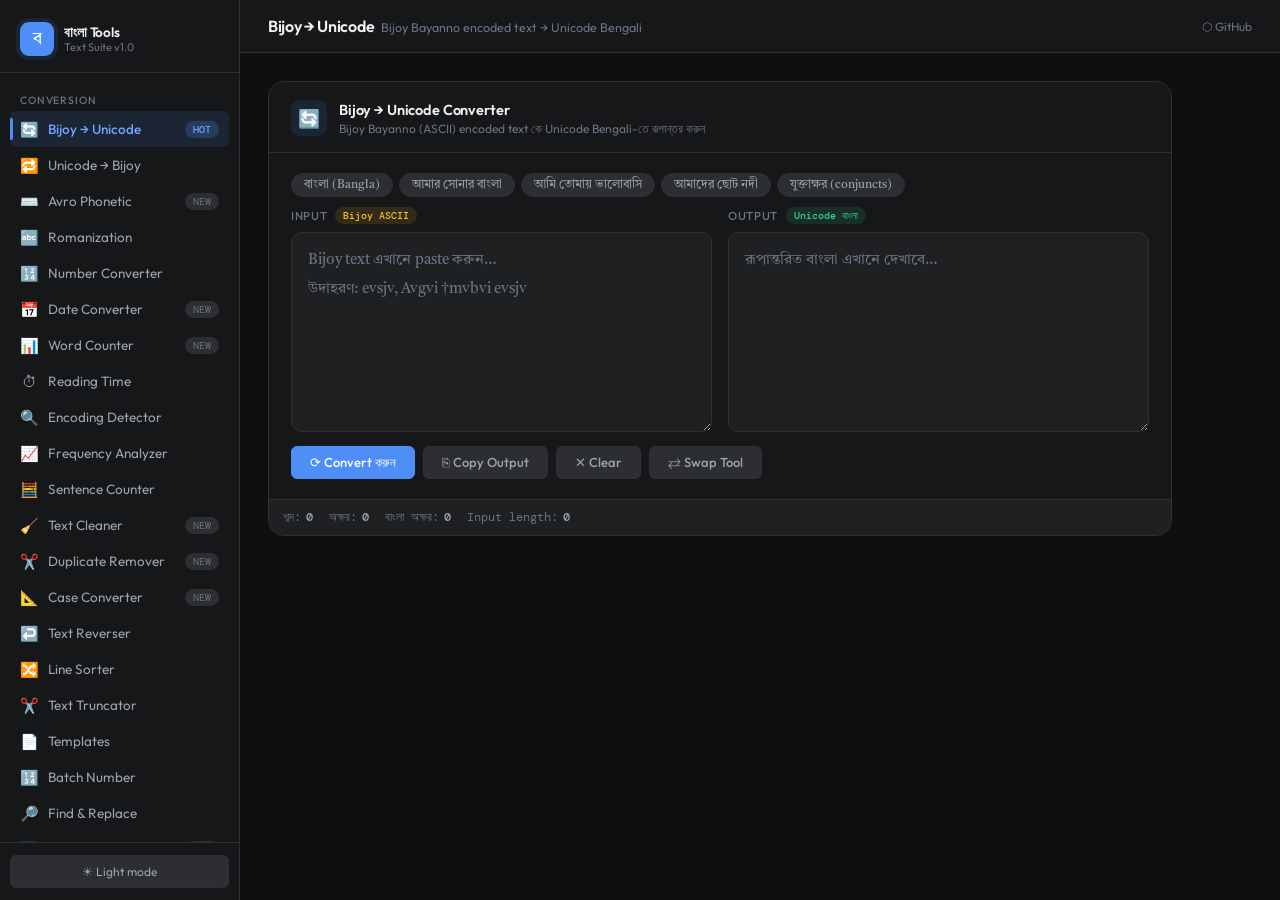
<file: index.html>
<!DOCTYPE html>
<html lang="bn" data-theme="dark">
<head>
  <meta charset="UTF-8" />
  <meta name="viewport" content="width=device-width, initial-scale=1.0" />
  <title>বাংলা Text Tools Suite</title>
  <meta name="description" content="বাংলা ভাষার জন্য সম্পূর্ণ web-based text tools — Bijoy converter, Unicode, Avro phonetic এবং আরো।" />
  <link rel="stylesheet" href="css/style.css" />
  <!-- Favicon (inline SVG) -->
  <link rel="icon" href="data:image/svg+xml,<svg xmlns='http://www.w3.org/2000/svg' viewBox='0 0 32 32'><rect width='32' height='32' rx='8' fill='%234f8ef7'/><text y='24' x='6' font-size='22' font-family='serif'>ব</text></svg>" />
</head>
<body>

<!-- ─── SIDEBAR ─────────────────────────────────────── -->
<aside class="sidebar" id="sidebar" aria-label="Tool navigation">
  <div class="sidebar-logo">
    <a class="logo-mark" href="#" aria-label="Bangla Text Tools Suite home">
      <div class="logo-icon" aria-hidden="true">ব</div>
      <div class="logo-text">
        <span class="logo-title">বাংলা Tools</span>
        <span class="logo-sub">Text Suite v1.0</span>
      </div>
    </a>
  </div>

  <nav class="sidebar-nav" id="sidebar-nav" aria-label="Tools list">
    <!-- Built dynamically by app.js -->
  </nav>

  <div class="sidebar-footer">
    <button class="theme-btn" id="theme-btn" aria-label="Toggle dark/light mode">
      ☀ Light mode
    </button>
  </div>
</aside>

<!-- Mobile overlay -->
<div class="sidebar-overlay" id="sidebar-overlay" aria-hidden="true"></div>

<!-- ─── MAIN ────────────────────────────────────────── -->
<main class="main" id="main">

  <!-- Topbar -->
  <header class="topbar">
    <button class="menu-btn" id="menu-btn" aria-label="Open sidebar menu">☰</button>
    <div>
      <span class="topbar-title" id="topbar-title">Bijoy → Unicode</span>
      <span class="topbar-desc" id="topbar-desc"></span>
    </div>
    <div class="topbar-actions">
      <a
        href="https://github.com/"
        target="_blank"
        rel="noopener"
        style="font-size:12px; color: var(--text3); text-decoration:none;"
        title="GitHub"
        aria-label="GitHub"
      >⬡ GitHub</a>
    </div>
  </header>

  <!-- Tool content area -->
  <section class="tool-view" id="tool-view" aria-live="polite">
    <!-- Rendered by app.js -->
  </section>

</main>

<!-- ─── TOAST ───────────────────────────────────────── -->
<div class="toast" id="toast" role="status" aria-live="assertive">
  <span class="toast-icon">✓</span>
  <span class="toast-msg">Copied!</span>
</div>

<!-- ─── SCRIPTS ─────────────────────────────────────── -->
<script type="module" src="js/app.js"></script>

</body>
</html>
</file>
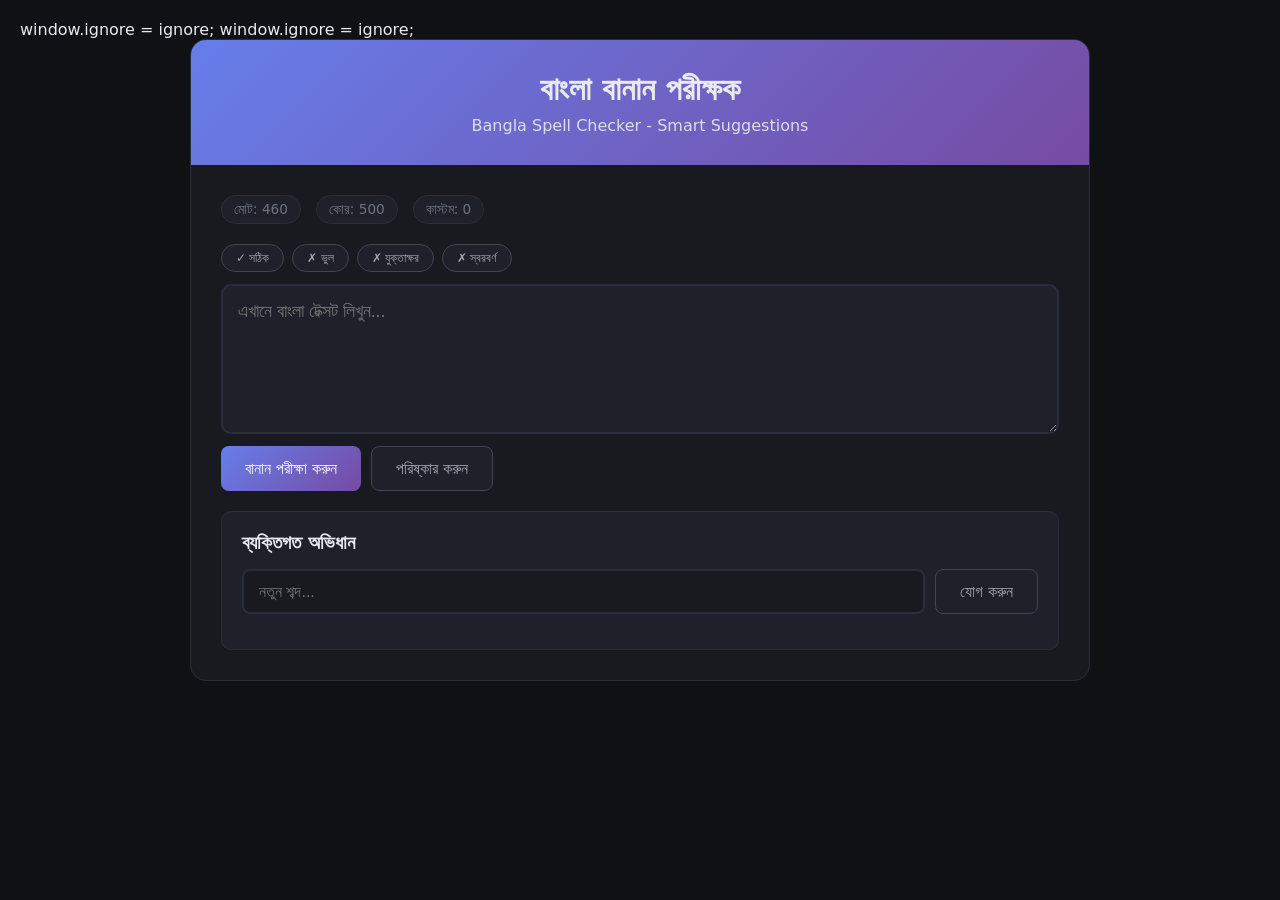
<file: spell-checker.html>
window.ignore = ignore;
window.ignore = ignore;
<!DOCTYPE html>
<html lang="bn">
<head>
<meta charset="UTF-8">
<meta name="viewport" content="width=device-width, initial-scale=1.0">
<title>Bangla Spell Checker</title>
<style>
* { margin:0; padding:0; box-sizing:border-box; }
body {
    font-family: 'Segoe UI', system-ui, sans-serif;
    background: #0f1115;
    color: #e8eaf0;
    min-height: 100vh;
    padding: 20px;
}
.container {
    max-width: 900px;
    margin: 0 auto;
    background: #181a20;
    border: 1px solid #2a2e3a;
    border-radius: 16px;
    overflow: hidden;
}
.header {
    background: linear-gradient(135deg, #667eea 0%, #764ba2 100%);
    padding: 30px;
    text-align: center;
}
.header h1 { font-size: 2em; margin-bottom: 8px; }
.header p { opacity: 0.9; }
.content { padding: 30px; }

/* Input area */
.input-box {
    margin-bottom: 20px;
}
.samples {
    display: flex;
    gap: 8px;
    flex-wrap: wrap;
    margin-bottom: 12px;
}
.sample-chip {
    padding: 6px 14px;
    border: 1px solid #3f4554;
    border-radius: 20px;
    background: #1e2129;
    color: #a0a6b1;
    font-size: 12px;
    cursor: pointer;
    transition: all 0.3s;
}
.sample-chip:hover {
    border-color: #667eea;
    color: #667eea;
}
textarea {
    width: 100%;
    padding: 15px;
    border: 2px solid #2a2e3a;
    border-radius: 10px;
    font-size: 1.1em;
    font-family: 'Noto Sans Bengali', 'Segoe UI', sans-serif;
    min-height: 150px;
    resize: vertical;
    background: #1e2129;
    color: #e8eaf0;
    transition: border-color 0.3s;
}
textarea:focus {
    outline: none;
    border-color: #667eea;
}
.btns {
    display: flex;
    gap: 10px;
    margin-top: 12px;
    flex-wrap: wrap;
}
.btn {
    padding: 12px 24px;
    border: none;
    border-radius: 8px;
    cursor: pointer;
    font-size: 1em;
    font-family: inherit;
    transition: all 0.3s;
}
.btn-primary {
    background: linear-gradient(135deg, #667eea 0%, #764ba2 100%);
    color: white;
}
.btn-primary:hover {
    transform: translateY(-2px);
    box-shadow: 0 5px 20px rgba(102,126,234,0.4);
}
.btn-secondary {
    background: #1e2129;
    color: #a0a6b1;
    border: 1px solid #3f4554;
}
.btn-secondary:hover {
    background: #252830;
}

/* Results */
.results {
    display: none;
    background: #1e2129;
    border-radius: 10px;
    padding: 20px;
    margin-bottom: 20px;
    border: 1px solid #2a2e3a;
}
.summary {
    background: #181a20;
    padding: 15px;
    border-radius: 8px;
    margin-bottom: 15px;
    border-left: 4px solid #f87171;
    font-size: 1.1em;
}
.summary span {
    color: #f87171;
    font-weight: bold;
}
.highlight-box {
    background: #181a20;
    padding: 20px;
    border-radius: 8px;
    line-height: 1.8;
    font-size: 1.1em;
    margin-bottom: 15px;
    border: 1px solid #2a2e3a;
    white-space: pre-wrap;
    font-family: 'Noto Sans Bengali', sans-serif;
}
.error-word {
    background: rgba(248,113,113,0.15);
    border-bottom: 2px wavy #f87171;
    padding: 0 2px;
    border-radius: 3px;
    cursor: pointer;
}
.error-word:hover {
    background: rgba(248,113,113,0.25);
}

/* Error list */
.error-list {
    display: flex;
    flex-direction: column;
    gap: 12px;
}
.error-item {
    background: #181a20;
    padding: 15px;
    border-radius: 8px;
    border-left: 4px solid #f87171;
}
.error-header {
    display: flex;
    align-items: center;
    gap: 10px;
    margin-bottom: 10px;
    font-size: 1.1em;
}
.error-header .mark { color: #f87171; font-weight: bold; }
.error-header .type { color: #6b7280; font-size: 0.85em; }
.suggestions {
    display: flex;
    flex-wrap: wrap;
    gap: 6px;
    margin-bottom: 8px;
}
.sug-btn {
    padding: 5px 12px;
    border: 1px solid #667eea;
    border-radius: 20px;
    background: rgba(102,126,234,0.1);
    color: #667eea;
    font-size: 0.95em;
    cursor: pointer;
    transition: all 0.3s;
}
.sug-btn:hover {
    background: #667eea;
    color: white;
}
.ignore-btn {
    padding: 5px 12px;
    border: 1px solid #fbbf24;
    border-radius: 20px;
    background: rgba(251,191,36,0.1);
    color: #fbbf24;
    font-size: 0.9em;
    cursor: pointer;
}
.ignore-btn:hover {
    background: #fbbf24;
    color: #0f1115;
}
.success-msg {
    text-align: center;
    padding: 30px;
    color: #34d399;
    font-size: 1.2em;
}

/* Dictionary */
.dict-box {
    background: #1e2129;
    padding: 20px;
    border-radius: 10px;
    border: 1px solid #2a2e3a;
}
.dict-box h3 {
    margin-bottom: 15px;
    color: #e8eaf0;
}
.add-form {
    display: flex;
    gap: 10px;
    margin-bottom: 15px;
}
.add-form input {
    flex: 1;
    padding: 10px 15px;
    border: 2px solid #2a2e3a;
    border-radius: 8px;
    font-size: 1em;
    font-family: 'Noto Sans Bengali', sans-serif;
    background: #181a20;
    color: #e8eaf0;
}
.add-form input:focus {
    outline: none;
    border-color: #667eea;
}
.word-tags {
    display: flex;
    flex-wrap: wrap;
    gap: 8px;
}
.tag {
    background: #181a20;
    padding: 6px 12px;
    border-radius: 20px;
    font-size: 0.9em;
    display: flex;
    align-items: center;
    gap: 6px;
    border: 1px solid #2a2e3a;
}
.tag button {
    background: rgba(248,113,113,0.15);
    color: #f87171;
    border: none;
    width: 18px;
    height: 18px;
    border-radius: 50%;
    cursor: pointer;
    font-size: 0.8em;
    display: flex;
    align-items: center;
    justify-content: center;
    padding: 0;
}
.tag button:hover {
    background: #f87171;
    color: white;
}
.stats-bar {
    display: flex;
    gap: 15px;
    flex-wrap: wrap;
    margin-bottom: 20px;
}
.stats-bar span {
    background: #1e2129;
    padding: 5px 12px;
    border-radius: 20px;
    font-size: 0.85em;
    color: #6b7280;
    border: 1px solid #2a2e3a;
}

@media (max-width: 600px) {
    .btns { flex-direction: column; }
    .btn { width: 100%; justify-content: center; }
    .add-form { flex-direction: column; }
}
</style>
<base target="_blank">
</head>
<body>
<div class="container">
    <div class="header">
        <h1>বাংলা বানান পরীক্ষক</h1>
        <p>Bangla Spell Checker - Smart Suggestions</p>
    </div>
    <div class="content">
        <div class="stats-bar" id="stats"></div>

        <div class="input-box">
            <div class="samples" id="samples"></div>
            <textarea id="input" placeholder="এখানে বাংলা টেক্সট লিখুন..."></textarea>
            <div class="btns">
                <button class="btn btn-primary" onclick="check()">
                    বানান পরীক্ষা করুন
                </button>
                <button class="btn btn-secondary" onclick="clearAll()">
                    পরিষ্কার করুন
                </button>
            </div>
        </div>

        <div class="results" id="results">
            <div class="summary" id="summary"></div>
            <div class="highlight-box" id="highlight"></div>
            <div class="error-list" id="errors"></div>
        </div>

        <div class="dict-box">
            <div id="toast" style="display:none;position:fixed;bottom:30px;left:50%;transform:translateX(-50%);background:#222;color:#fff;padding:14px 32px;border-radius:8px;font-size:1.1em;z-index:9999;box-shadow:0 2px 12px #0002;transition:opacity 0.3s;"></div>
            <h3>ব্যক্তিগত অভিধান</h3>
            <div class="add-form">
                <input type="text" id="newWord" placeholder="নতুন শব্দ..." 
                    onkeypress="if(event.key==='Enter')addWordLocal()">
                <button class="btn btn-secondary" onclick="addWordLocal()">যোগ করুন</button>
            </div>
            <div class="word-tags" id="tags"></div>
        </div>
    </div>
</div>

<script type="module">
import { addWord, removeWord, checkWord, checkText, getStats } from './js/tools/spell-checker.js';
const samples = [
    {l:'✓ সঠিক', t:'আমি বাংলাদেশের নাগরিক। আমার দেশের নাম বাংলাদেশ।'},
    {l:'✗ ভুল', t:'আমি বাংলাদশের নাগরিক। আমার দেশের নাম বাংলাদেশ।'},
    {l:'✗ যুক্তাক্ষর', t:'স্কুলে গিয়ে পড়াশুনা করি। আমার বন্ধু অনেক ভালো।'},
    {l:'✗ স্বরবর্ণ', t:'আমার মা অনেক ভালবাসেন। আমি তাকে অনেক ভালবাসি।'}
];

// Load samples
const sbox = document.getElementById('samples');
samples.forEach(s => {
    const b = document.createElement('button');
    b.className = 'sample-chip';
    b.textContent = s.l;
    b.onclick = () => { document.getElementById('input').value = s.t; check(); };
    sbox.appendChild(b);
});

function updateStats() {
    const st = getStats();
    document.getElementById('stats').innerHTML = 
        '<span>মোট: '+st.total+'</span>'+
        '<span>কোর: '+st.core+'</span>'+
        '<span>কাস্টম: '+st.custom+'</span>';
}

function updateTags() {
    const box = document.getElementById('tags');
    box.innerHTML = '';
    // Assuming getStats() returns custom words as an array
    const st = getStats();
    if (st.customWords) {
        st.customWords.forEach(w => {
            const t = document.createElement('span');
            t.className = 'tag';
            t.innerHTML = w + '<button onclick="removeWordLocal(\''+w+'\')">×</button>';
            box.appendChild(t);
        });
    }
}

function check() {
    window.check = check;
    const text = document.getElementById('input').value;
    if (!text.trim()) return;

    const r = checkText(text);
    const res = document.getElementById('results');
    res.style.display = 'block';

    document.getElementById('summary').innerHTML = 
        '<span>'+r.count+'</span>টি ভুল / <span>'+r.total+'</span>টি শব্দ';

    // Highlight
    let hl = text;
    const errs = [...r.errors].sort((a,b) => b.start - a.start);
    errs.forEach(e => {
        hl = hl.substring(0,e.start) + 
             '<span class="error-word">'+e.word+'</span>' + 
             hl.substring(e.end);
    });
    document.getElementById('highlight').innerHTML = hl;

    // Error list
    const elist = document.getElementById('errors');
    if (r.count) {
        elist.innerHTML = r.errors.map((e,i) => `
            <div class="error-item">
                <div class="error-header">
                    <span class="mark">✗</span>
                    <strong>${e.word}</strong>
                    <span class="type">(${typeLabel(e.type)})</span>
                </div>
                <div class="suggestions">
                    ${e.sug.map(s => `<button class="sug-btn" onclick="replace('${e.word}','${s}')">${s}</button>`).join('')}
                </div>
                <button class="ignore-btn" onclick="ignore('${e.word}')">উপেক্ষা করুন</button>
            </div>
        `).join('');
    } else {
        elist.innerHTML = '<div class="success-msg">✓ কোনো ভুল পাওয়া যায়নি!</div>';
    }
}

function typeLabel(t) {
    return {vowel:'স্বরবর্ণ ভুল', conjunct:'যুক্তাক্ষর ভুল', spelling:'বানান ভুল', unknown:'অজানা'}[t] || t;
}

function replace(oldW, newW) {
    const inp = document.getElementById('input');
    inp.value = inp.value.replace(oldW, newW);
    check();
}

function ignore(word) {
    addWord(word);
    updateStats();
    updateTags();
    check();
    showToast('শব্দটি উপেক্ষা করা হয়েছে!');
}

function addWordLocal() {
    const inp = document.getElementById('newWord');
    const word = inp.value.trim();
    if (word) {
        addWord(word);
        inp.value = '';
        updateTags();
        check();
        updateStats();
        showToast('শব্দটি যোগ হয়েছে!');
    }
}

function showToast(msg) {
    const toast = document.getElementById('toast');
    toast.textContent = msg;
    toast.style.display = 'block';
    toast.style.opacity = '1';
    setTimeout(() => {
        toast.style.opacity = '0';
        setTimeout(() => { toast.style.display = 'none'; }, 300);
    }, 1500);
}
function removeWordLocal(word) {
    removeWord(word);
    updateStats();
    updateTags();
    check();
}

function clearAll() {
    document.getElementById('input').value = '';
    document.getElementById('results').style.display = 'none';
}

// --- Expose all handlers globally for HTML onclick ---
window.addWordLocal = addWordLocal;
window.removeWordLocal = removeWordLocal;
window.clearAll = clearAll;
window.ignore = ignore;

// Real-time check
let timer;
document.getElementById('input').addEventListener('input', () => {
    clearTimeout(timer);
    timer = setTimeout(check, 1000);
});

// Init
updateStats();
updateTags();
</script>
</body>
</html>
</file>
<file: css/style.css>
@import url('https://fonts.googleapis.com/css2?family=Tiro+Bangla:ital@0;1&family=DM+Mono:wght@400;500&family=Outfit:wght@300;400;500;600&display=swap');

:root {
  --bg: #0e0f11;
  --bg2: #161719;
  --bg3: #1e2022;
  --surface: #242628;
  --surface2: #2c2e31;
  --border: #2e3033;
  --border2: #3a3d42;
  --accent: #4f8ef7;
  --accent2: #6fa3ff;
  --accent-dim: rgba(79,142,247,0.12);
  --accent-dim2: rgba(79,142,247,0.22);
  --text: #f0f1f3;
  --text2: #9ca3af;
  --text3: #6b7280;
  --green: #34d399;
  --green-dim: rgba(52,211,153,0.12);
  --amber: #fbbf24;
  --amber-dim: rgba(251,191,36,0.12);
  --red: #f87171;
  --red-dim: rgba(248,113,113,0.12);
  --sidebar-w: 240px;
  --font-ui: 'Outfit', sans-serif;
  --font-mono: 'DM Mono', monospace;
  --font-bangla: 'Tiro Bangla', serif;
  --radius: 10px;
  --radius-sm: 6px;
  --radius-lg: 16px;
  --trans: 0.18s cubic-bezier(0.4,0,0.2,1);
}

[data-theme="light"] {
  --bg: #f5f6f8;
  --bg2: #ffffff;
  --bg3: #eef0f3;
  --surface: #ffffff;
  --surface2: #f0f2f5;
  --border: #e2e5ea;
  --border2: #cdd1d8;
  --accent: #2563eb;
  --accent2: #3b82f6;
  --accent-dim: rgba(37,99,235,0.08);
  --accent-dim2: rgba(37,99,235,0.16);
  --text: #111318;
  --text2: #4b5563;
  --text3: #9ca3af;
  --green: #059669;
  --green-dim: rgba(5,150,105,0.1);
  --amber: #d97706;
  --amber-dim: rgba(217,119,6,0.1);
  --red: #dc2626;
  --red-dim: rgba(220,38,38,0.1);
}

*, *::before, *::after { box-sizing: border-box; margin: 0; padding: 0; }

html { font-size: 15px; }

body {
  font-family: var(--font-ui);
  background: var(--bg);
  color: var(--text);
  min-height: 100vh;
  height: 100vh;
  display: flex;
  overflow: hidden;
  transition: background var(--trans), color var(--trans);
}

/* ─── SIDEBAR ─── */
.sidebar {
  width: var(--sidebar-w);
  min-height: 100vh;
  background: var(--bg2);
  border-right: 1px solid var(--border);
  display: flex;
  flex-direction: column;
  flex-shrink: 0;
  position: fixed;
  top: 0; left: 0; bottom: 0;
  z-index: 100;
  transition: transform var(--trans), background var(--trans);
}

.sidebar-logo {
  padding: 22px 20px 16px;
  border-bottom: 1px solid var(--border);
}

.logo-mark {
  display: flex;
  align-items: center;
  gap: 10px;
  text-decoration: none;
}

.logo-icon {
  width: 34px; height: 34px;
  background: var(--accent);
  border-radius: 9px;
  display: flex; align-items: center; justify-content: center;
  font-family: var(--font-bangla);
  font-size: 17px;
  color: #fff;
  flex-shrink: 0;
  box-shadow: 0 0 0 4px var(--accent-dim);
}

.logo-text {
  display: flex; flex-direction: column;
}

.logo-title {
  font-size: 13.5px;
  font-weight: 600;
  color: var(--text);
  letter-spacing: -0.01em;
  line-height: 1.2;
}

.logo-sub {
  font-size: 11px;
  color: var(--text3);
  font-weight: 400;
}

.sidebar-nav {
  flex: 1;
  overflow-y: auto;
  padding: 12px 10px;
  scrollbar-width: thin;
  scrollbar-color: var(--border2) transparent;
}

.nav-section {
  margin-bottom: 4px;
}

.nav-section-label {
  font-size: 10.5px;
  font-weight: 500;
  color: var(--text3);
  text-transform: uppercase;
  letter-spacing: .08em;
  padding: 8px 10px 4px;
}

.nav-item {
  display: flex;
  align-items: center;
  gap: 10px;
  padding: 9px 10px;
  border-radius: var(--radius-sm);
  cursor: inherit;
  transition: background var(--trans), color var(--trans);
  border: none;
  background: none;
  width: 100%;
  text-align: left;
  color: var(--text2);
  font-family: var(--font-ui);
  font-size: 13.5px;
  font-weight: 400;
  position: relative;
  text-decoration: none;
}

.nav-item:hover {
  background: var(--surface2);
  color: var(--text);
}

.nav-item.active {
  background: var(--accent-dim);
  color: var(--accent2);
  font-weight: 500;
}

.nav-item.active::before {
  content: '';
  position: absolute;
  left: 0; top: 20%; bottom: 20%;
  width: 3px;
  background: var(--accent);
  border-radius: 0 2px 2px 0;
}

.nav-icon {
  width: 18px; height: 18px;
  display: flex; align-items: center; justify-content: center;
  font-size: 15px;
  flex-shrink: 0;
}

.nav-badge {
  margin-left: auto;
  font-size: 10px;
  font-family: var(--font-mono);
  background: var(--surface2);
  color: var(--text3);
  padding: 1px 7px;
  border-radius: 20px;
  border: 1px solid var(--border);
}

.nav-item.active .nav-badge {
  background: var(--accent-dim2);
  color: var(--accent2);
  border-color: transparent;
}

.nav-coming {
  opacity: 0.4;
  cursor: not-allowed;
  pointer-events: none;
}

.sidebar-footer {
  padding: 12px 10px;
  border-top: 1px solid var(--border);
  display: flex;
  align-items: center;
  gap: 8px;
}

.theme-btn {
  flex: 1;
  display: flex; align-items: center; justify-content: center;
  gap: 7px;
  padding: 8px;
  border-radius: var(--radius-sm);
  border: 1px solid var(--border);
  background: var(--surface2);
  color: var(--text2);
  cursor: pointer;
  font-family: var(--font-ui);
  font-size: 12px;
  transition: all var(--trans);
}

.theme-btn:hover { border-color: var(--border2); color: var(--text); }

/* ─── MAIN CONTENT ─── */
.main {
  margin-left: var(--sidebar-w);
  flex: 1;
  min-height: 100vh;
  min-height: 0;
  display: flex;
  flex-direction: column;
  overflow-y: auto;
  overflow-x: hidden;
  scrollbar-width: thin;
  scrollbar-color: var(--border2) transparent;
}

.topbar {
  display: flex;
  align-items: center;
  gap: 12px;
  padding: 16px 28px;
  border-bottom: 1px solid var(--border);
  background: var(--bg2);
  position: sticky; top: 0;
  z-index: 50;
  transition: background var(--trans);
}

.topbar-title {
  font-size: 16px;
  font-weight: 600;
  color: var(--text);
  letter-spacing: -0.02em;
}

.topbar-desc {
  font-size: 12.5px;
  color: var(--text3);
  margin-left: 4px;
}

.topbar-actions {
  margin-left: auto;
  display: flex; gap: 8px; align-items: center;
}

.menu-btn {
  display: none;
  align-items: center; justify-content: center;
  width: 36px; height: 36px;
  border: 1px solid var(--border);
  border-radius: var(--radius-sm);
  background: var(--surface2);
  cursor: pointer;
  color: var(--text2);
  font-size: 18px;
  transition: all var(--trans);
}

.menu-btn:hover { color: var(--text); border-color: var(--border2); }

.tool-view {
  padding: 28px;
  flex: 1;
  max-width: 960px;
}

/* ─── TOOL CARD ─── */
.tool-card {
  background: var(--bg2);
  border: 1px solid var(--border);
  border-radius: var(--radius-lg);
  overflow: hidden;
  transition: border-color var(--trans), background var(--trans);
}

.tool-card + .tool-card { margin-top: 20px; }

.tool-header {
  padding: 18px 22px 16px;
  border-bottom: 1px solid var(--border);
  display: flex;
  align-items: center;
  gap: 12px;
}

.tool-header-icon {
  width: 36px; height: 36px;
  border-radius: 9px;
  background: var(--accent-dim);
  display: flex; align-items: center; justify-content: center;
  font-size: 18px;
}

.tool-header-info { flex: 1; }

.tool-header-title {
  font-size: 14.5px;
  font-weight: 600;
  color: var(--text);
  letter-spacing: -0.01em;
}

.tool-header-desc {
  font-size: 12px;
  color: var(--text3);
  margin-top: 2px;
}

.tool-body { padding: 20px 22px; }

/* ─── TEXTAREA ─── */
.io-grid {
  display: grid;
  grid-template-columns: 1fr 1fr;
  gap: 16px;
  align-items: start;
}

.io-pane { display: flex; flex-direction: column; gap: 8px; }

.io-label {
  font-size: 11.5px;
  font-weight: 500;
  color: var(--text3);
  text-transform: uppercase;
  letter-spacing: .06em;
  display: flex; align-items: center; gap: 8px;
}

.io-label-tag {
  font-size: 10px;
  padding: 2px 8px;
  border-radius: 20px;
  font-family: var(--font-mono);
  text-transform: none;
  letter-spacing: 0;
}

.tag-bijoy { background: var(--amber-dim); color: var(--amber); }
.tag-unicode { background: var(--green-dim); color: var(--green); }
.tag-avro { background: var(--accent-dim); color: var(--accent2); }

textarea {
  width: 100%;
  min-height: 200px;
  background: var(--bg3);
  border: 1px solid var(--border);
  border-radius: var(--radius);
  padding: 14px 16px;
  font-size: 15px;
  color: var(--text);
  resize: vertical;
  font-family: var(--font-bangla);
  line-height: 1.9;
  transition: border-color var(--trans), background var(--trans);
  outline: none;
}

textarea:focus { border-color: var(--accent); background: var(--bg2); }
textarea::placeholder { color: var(--text3); font-family: var(--font-bangla); }
textarea[readonly] { cursor: default; }
textarea[readonly]:focus { border-color: var(--border); background: var(--bg3); }

/* ─── BUTTONS ─── */
.btn-row {
  display: flex;
  align-items: center;
  gap: 8px;
  margin-top: 14px;
  flex-wrap: wrap;
}

.btn {
  display: inline-flex; align-items: center; gap: 6px;
  padding: 9px 18px;
  border-radius: var(--radius-sm);
  font-family: var(--font-ui);
  font-size: 13px;
  font-weight: 500;
  cursor: pointer;
  transition: all var(--trans);
  border: 1px solid transparent;
  line-height: 1;
}

.btn-primary {
  background: var(--accent);
  color: #fff;
  border-color: var(--accent);
}
.btn-primary:hover { filter: brightness(1.12); transform: translateY(-1px); box-shadow: 0 4px 14px rgba(79,142,247,0.3); }
.btn-primary:active { transform: translateY(0); }

.btn-ghost {
  background: var(--surface2);
  color: var(--text2);
  border-color: var(--border);
}
.btn-ghost:hover { border-color: var(--border2); color: var(--text); background: var(--surface); }

.btn-success {
  background: var(--green-dim);
  color: var(--green);
  border-color: transparent;
}

.btn-sm { padding: 6px 12px; font-size: 12px; }

/* ─── DIVIDER SWAP ─── */
.swap-btn-wrap {
  display: flex; align-items: center; justify-content: center;
  padding: 4px 0;
}

.swap-btn {
  width: 36px; height: 36px;
  border-radius: 50%;
  border: 1px solid var(--border2);
  background: var(--surface);
  color: var(--text2);
  cursor: pointer;
  display: flex; align-items: center; justify-content: center;
  font-size: 16px;
  transition: all var(--trans);
}
.swap-btn:hover { border-color: var(--accent); color: var(--accent); transform: rotate(180deg); }

/* ─── STATUS BAR ─── */
.status-bar {
  display: flex;
  gap: 16px;
  padding: 10px 14px;
  background: var(--bg3);
  border-top: 1px solid var(--border);
  border-radius: 0 0 var(--radius-lg) var(--radius-lg);
  font-size: 11.5px;
  color: var(--text3);
  font-family: var(--font-mono);
  flex-wrap: wrap;
}

.stat-item { display: flex; gap: 5px; align-items: center; }
.stat-val { color: var(--text2); font-weight: 500; }

/* ─── COPY TOAST ─── */
.toast {
  position: fixed;
  bottom: 24px; right: 24px;
  background: var(--surface);
  border: 1px solid var(--border2);
  color: var(--text);
  padding: 10px 18px;
  border-radius: var(--radius);
  font-size: 13px;
  font-weight: 500;
  box-shadow: 0 8px 24px rgba(0,0,0,0.3);
  transform: translateY(8px);
  opacity: 0;
  transition: all 0.2s ease;
  z-index: 999;
  display: flex; gap: 8px; align-items: center;
  pointer-events: none;
}
.toast.show { opacity: 1; transform: translateY(0); }
.toast-icon { color: var(--green); font-size: 15px; }

/* ─── AVRO KEYBOARD ─── */
.avro-key-grid {
  display: flex;
  flex-wrap: wrap;
  gap: 5px;
  margin-top: 12px;
}

.key-chip {
  display: inline-flex; align-items: center; gap: 4px;
  padding: 4px 10px;
  background: var(--surface2);
  border: 1px solid var(--border);
  border-radius: 5px;
  font-size: 12px;
  cursor: pointer;
  transition: all var(--trans);
  font-family: var(--font-mono);
}

.key-chip:hover { border-color: var(--accent); background: var(--accent-dim); color: var(--accent2); }

.key-roman { color: var(--text2); }
.key-sep { color: var(--border2); font-size: 10px; }
.key-bangla { font-family: var(--font-bangla); color: var(--text); font-size: 14px; }

/* ─── SAMPLES ─── */
.sample-row {
  display: flex; gap: 6px; flex-wrap: wrap; margin-bottom: 10px;
}
.sample-chip {
  font-size: 12px;
  padding: 3px 12px;
  border-radius: 20px;
  border: 1px solid var(--border);
  background: var(--surface2);
  color: var(--text2);
  cursor: pointer;
  font-family: var(--font-bangla);
  transition: all var(--trans);
}
.sample-chip:hover { border-color: var(--accent); color: var(--accent2); }

/* ─── MOBILE OVERLAY ─── */
.sidebar-overlay {
  display: none;
  position: fixed; inset: 0;
  background: rgba(0,0,0,0.6);
  z-index: 99;
  backdrop-filter: blur(2px);
}

/* ─── RESPONSIVE ─── */
@media (max-width: 800px) {
  .sidebar {
    transform: translateX(-100%);
  }
  .sidebar.open {
    transform: translateX(0);
    box-shadow: 4px 0 24px rgba(0,0,0,0.4);
  }
  .sidebar-overlay.open { display: block; }
  .main { margin-left: 0; }
  .menu-btn { display: flex; }
  .tool-view { padding: 16px; }
  .io-grid { grid-template-columns: 1fr; }
  .topbar { padding: 12px 16px; }
  .swap-btn-wrap { transform: rotate(90deg); }
}

@media (max-width: 500px) {
  .tool-view { padding: 12px; }
  .btn-row { flex-direction: column; align-items: stretch; }
  .btn { justify-content: center; }
}

/* ─── SCROLLBAR ─── */
html {
  scrollbar-width: thin;
  scrollbar-color: var(--border2) transparent;
}

body {
  scrollbar-width: thin;
  scrollbar-color: var(--border2) transparent;
}

::-webkit-scrollbar { width: 5px; height: 5px; }
::-webkit-scrollbar-track { background: transparent; }
::-webkit-scrollbar-thumb { background: var(--border2); border-radius: 10px; }
::-webkit-scrollbar-thumb:hover { background: var(--text3); }

/* ─── ANIMATIONS ─── */
@keyframes fadeIn { from { opacity: 0; transform: translateY(6px); } to { opacity: 1; transform: none; } }
.tool-view > * { animation: fadeIn 0.22s ease forwards; }


/* Toast notification */
@keyframes slideUp {
  from { transform: translateX(-50%) translateY(20px); opacity: 0; }
  to { transform: translateX(-50%) translateY(0); opacity: 1; }
}

/* Confidence indicator */
.confidence-high { color: #22c55e; }
.confidence-medium { color: #f59e0b; }
.confidence-low { color: #ef4444; }

/* Share button highlight */
.btn-share {
  background: linear-gradient(135deg, #4f46e5, #7c3aed);
  color: white;
  border: none;
  padding: 8px 16px;
  border-radius: 6px;
  cursor: pointer;
  font-size: 13px;
  transition: transform 0.2s;
}
.btn-share:hover {
  transform: scale(1.05);
}
</file>
